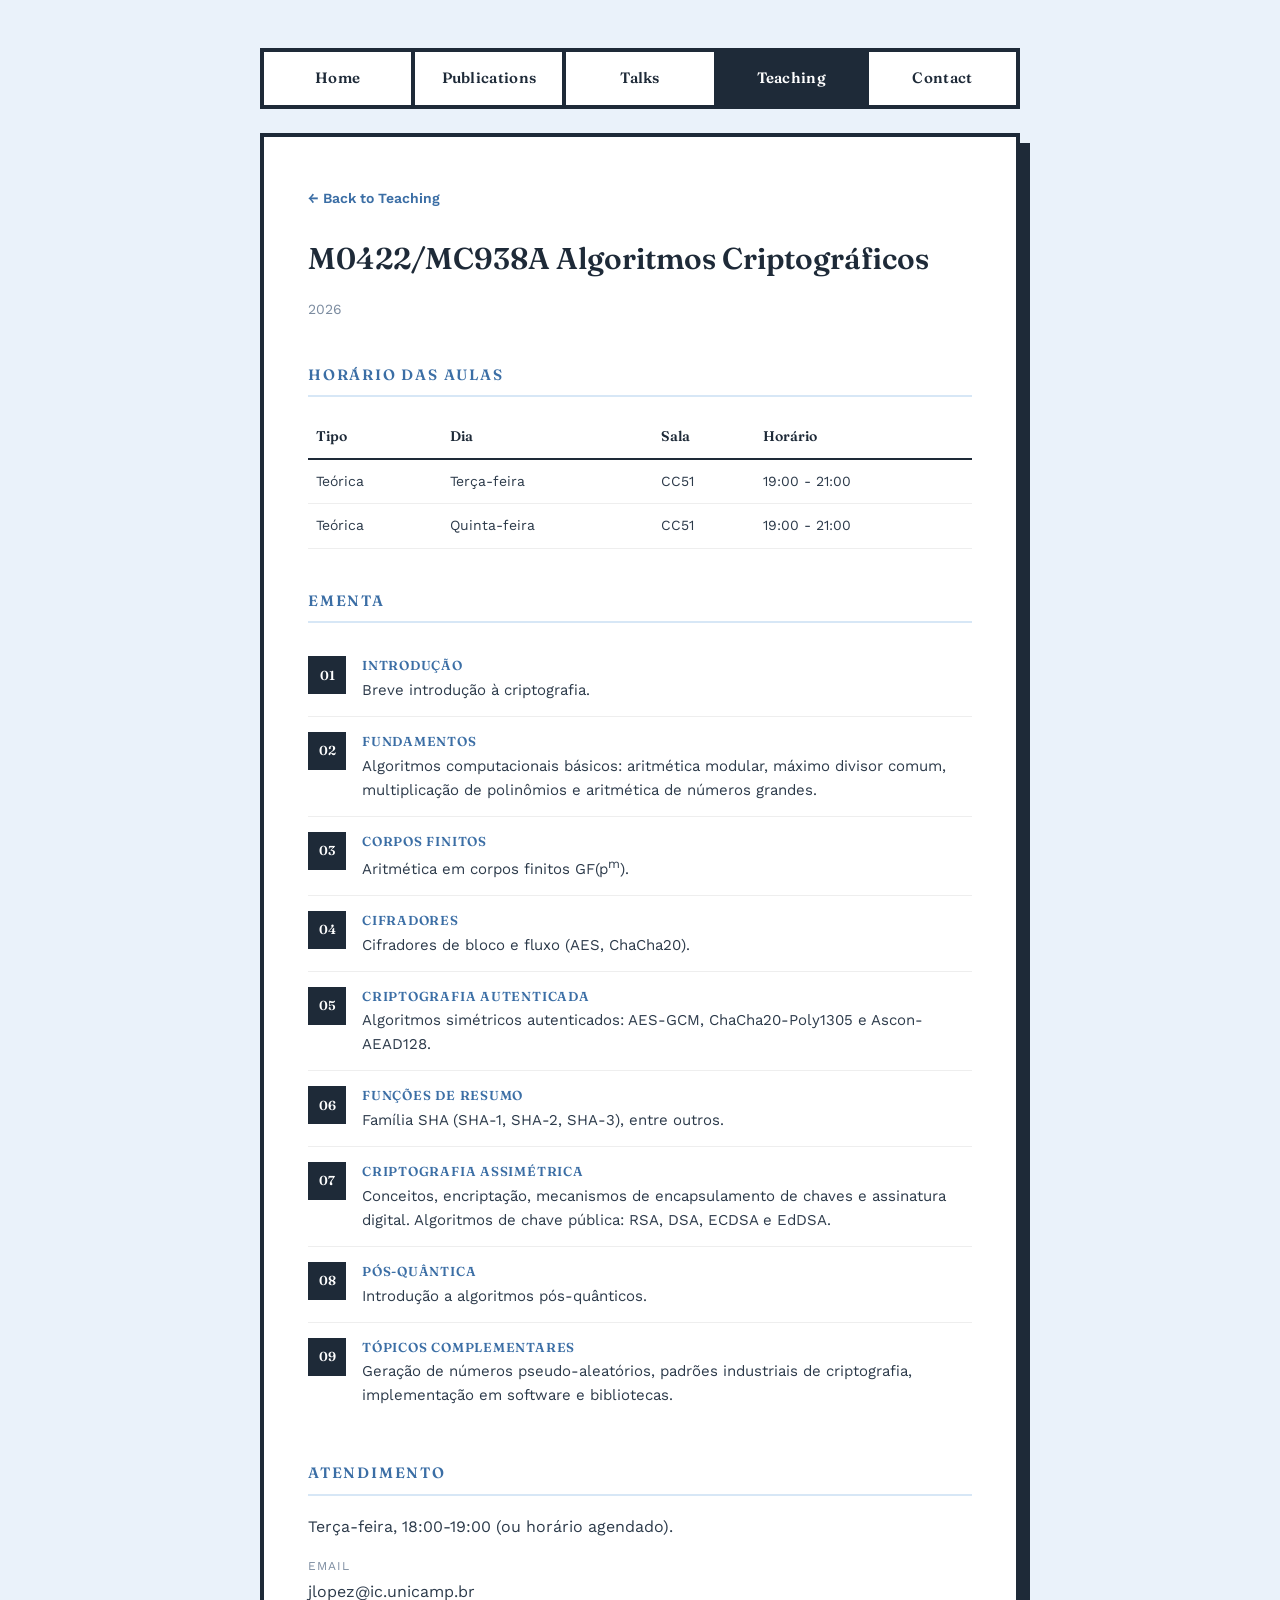
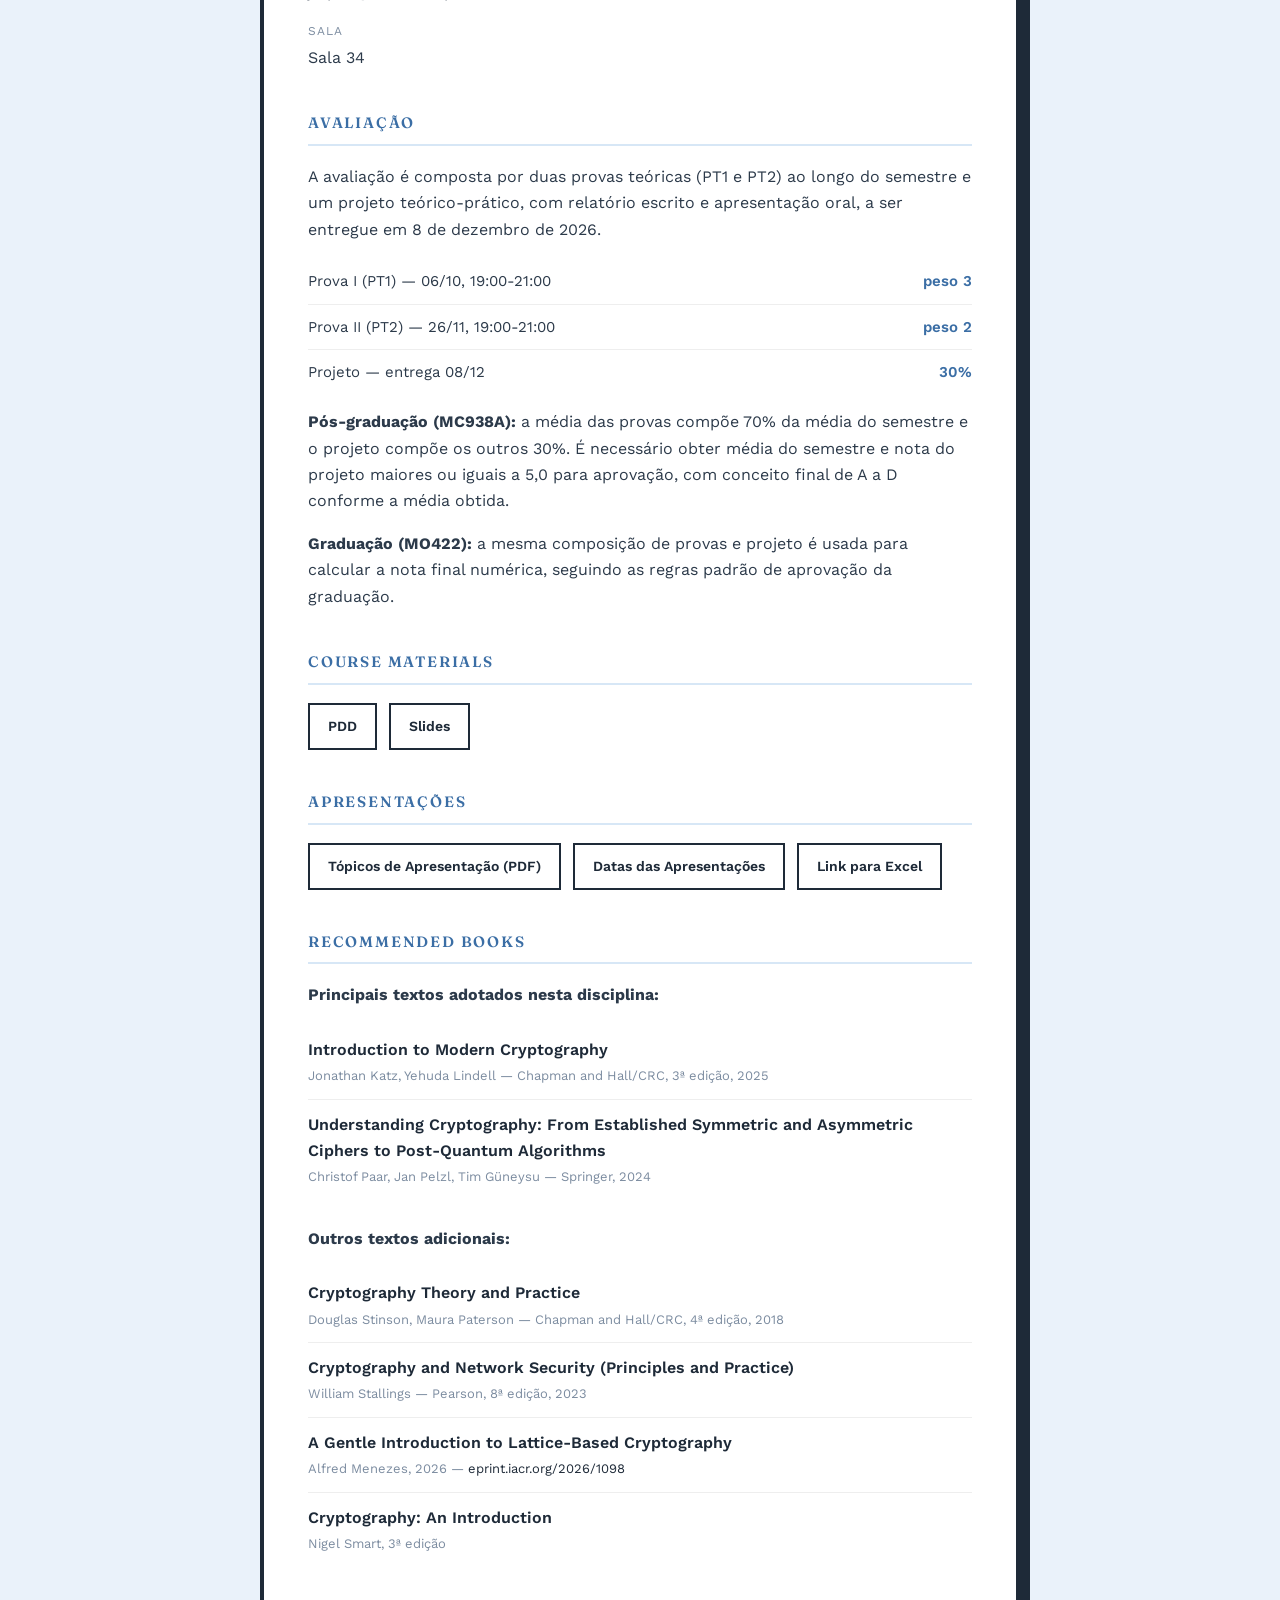
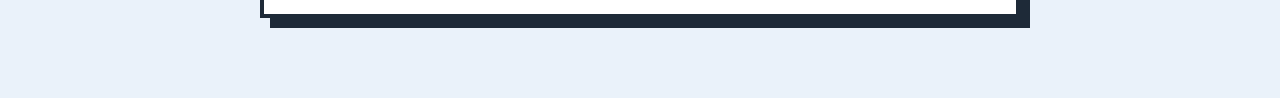
<file: courses/M0422/index.html>
<!DOCTYPE html>
<html lang="pt-br">
<head>
  <meta charset="UTF-8">
  <meta name="viewport" content="width=device-width, initial-scale=1.0">
  <title>M0422 — Julio López</title>

  <link rel="preconnect" href="https://fonts.googleapis.com">
  <link href="https://fonts.googleapis.com/css2?family=Fraunces:wght@500;600;700&family=Work+Sans:wght@400;500;600&display=swap" rel="stylesheet">

  <link rel="stylesheet" href="../../assets/css/style.css">

  <style>
    .ementa-list {
      list-style: none;
      padding: 0;
      margin: 0;
      counter-reset: ementa-counter;
    }

    .ementa-list li {
      counter-increment: ementa-counter;
      display: flex;
      gap: 16px;
      align-items: flex-start;
      padding: 14px 0;
      border-bottom: 1px solid #eee;
    }

    .ementa-list li:last-child {
      border-bottom: none;
    }

    .ementa-list li::before {
      content: counter(ementa-counter, decimal-leading-zero);
      flex-shrink: 0;
      width: 34px;
      height: 34px;
      display: flex;
      align-items: center;
      justify-content: center;
      font-family: var(--font-display);
      font-weight: 600;
      font-size: 13px;
      color: var(--card-bg);
      background: var(--ink);
      border: 2px solid var(--ink);
      margin-top: 1px;
    }

    .ementa-list .ementa-text {
      font-size: 15px;
      line-height: 1.6;
    }

    .ementa-list .ementa-tag {
      display: block;
      font-family: var(--font-display);
      font-weight: 600;
      font-size: 13px;
      text-transform: uppercase;
      letter-spacing: 0.06em;
      color: var(--accent);
      margin-bottom: 2px;
    }
  </style>
</head>
<body>

  <nav class="top-nav">
    <a href="../../index.html">Home</a>
    <a href="../../publications.html">Publications</a>
    <a href="../../talks.html">Talks</a>
    <a href="../../teaching.html" class="active">Teaching</a>
    <a href="../../contact.html">Contact</a>
  </nav>

  <div class="card">

    <a href="../../teaching.html" class="back-link">← Back to Teaching</a>

    <h1 class="profile-name" style="margin-bottom: 4px;">M0422/MC938A Algoritmos Criptográficos</h1>
    <p class="profile-meta" style="margin-bottom: 30px;">2026</p>

        <section>
      <h2>Horário das Aulas</h2>
      <table class="schedule-table">
        <tr>
          <th>Tipo</th>
          <th>Dia</th>
          <th>Sala</th>
          <th>Horário</th>
        </tr>
        <tr>
          <td>Teórica</td>
          <td>Terça-feira</td>
          <td>CC51</td>
          <td>19:00 - 21:00</td>
        </tr>
        <tr>
          <td>Teórica</td>
          <td>Quinta-feira</td>
          <td>CC51</td>
          <td>19:00 - 21:00</td>
        </tr>
      </table>
    </section>
    
    <section>
      <h2>Ementa</h2>
      <ul class="ementa-list">
        <li>
          <div class="ementa-text">
            <span class="ementa-tag">Introdução</span>
            Breve introdução à criptografia.
          </div>
        </li>
        <li>
          <div class="ementa-text">
            <span class="ementa-tag">Fundamentos</span>
            Algoritmos computacionais básicos: aritmética modular, máximo divisor comum, multiplicação de polinômios e aritmética de números grandes.
          </div>
        </li>
        <li>
          <div class="ementa-text">
            <span class="ementa-tag">Corpos finitos</span>
            Aritmética em corpos finitos GF(p<sup>m</sup>).
          </div>
        </li>
        <li>
          <div class="ementa-text">
            <span class="ementa-tag">Cifradores</span>
            Cifradores de bloco e fluxo (AES, ChaCha20).
          </div>
        </li>
        <li>
          <div class="ementa-text">
            <span class="ementa-tag">Criptografia autenticada</span>
            Algoritmos simétricos autenticados: AES-GCM, ChaCha20-Poly1305 e Ascon-AEAD128.
          </div>
        </li>
        <li>
          <div class="ementa-text">
            <span class="ementa-tag">Funções de resumo</span>
            Família SHA (SHA-1, SHA-2, SHA-3), entre outros.
          </div>
        </li>
        <li>
          <div class="ementa-text">
            <span class="ementa-tag">Criptografia assimétrica</span>
            Conceitos, encriptação, mecanismos de encapsulamento de chaves e assinatura digital. Algoritmos de chave pública: RSA, DSA, ECDSA e EdDSA.
          </div>
        </li>
        <li>
          <div class="ementa-text">
            <span class="ementa-tag">Pós-quântica</span>
            Introdução a algoritmos pós-quânticos.
          </div>
        </li>
        <li>
          <div class="ementa-text">
            <span class="ementa-tag">Tópicos complementares</span>
            Geração de números pseudo-aleatórios, padrões industriais de criptografia, implementação em software e bibliotecas.
          </div>
        </li>
      </ul>
    </section>



    <section>
      <h2>Atendimento</h2>
      <p class="bio-text">Terça-feira, 18:00-19:00 (ou horário agendado).</p>
      <div class="contact-field">
        <div class="contact-label">Email</div>
        <div class="contact-value">jlopez@ic.unicamp.br</div>
      </div>
      <div class="contact-field">
        <div class="contact-label">Sala</div>
        <div class="contact-value">Sala 34</div>
      </div>
    </section>

    <section>
      <h2>Avaliação</h2>
      <p class="bio-text">
        A avaliação é composta por duas provas teóricas (PT1 e PT2) ao longo do semestre e um projeto
        teórico-prático, com relatório escrito e apresentação oral, a ser entregue em 8 de dezembro de 2026.
      </p>
      <ul class="grading-list">
        <li>
          <span>Prova I (PT1) — 06/10, 19:00-21:00</span>
          <span class="grading-weight">peso 3</span>
        </li>
        <li>
          <span>Prova II (PT2) — 26/11, 19:00-21:00</span>
          <span class="grading-weight">peso 2</span>
        </li>
        <li>
          <span>Projeto — entrega 08/12</span>
          <span class="grading-weight">30%</span>
        </li>
      </ul>
      <p class="bio-text" style="margin-top: 14px;">
        <strong>Pós-graduação (MC938A):</strong> a média das provas compõe 70% da média do semestre e o
        projeto compõe os outros 30%. É necessário obter média do semestre e nota do projeto maiores ou
        iguais a 5,0 para aprovação, com conceito final de A a D conforme a média obtida.
      </p>
      <p class="bio-text">
        <strong>Graduação (MO422):</strong> a mesma composição de provas e projeto é usada para calcular a
        nota final numérica, seguindo as regras padrão de aprovação da graduação.
      </p>
    </section>

    <section>
  <h2>Course Materials</h2>
  <div class="resource-links">
    <a href="https://drive.google.com/file/d/1GjkpeFEqnOr3xIIUuOeKSNVQoxFc2pYh/view?usp=sharing" class="resource-link" target="_blank">PDD</a>
     <a href="slidesM0422.html" class="resource-link">Slides</a>
  </div>
</section>

<section>
  <h2>Apresentações</h2>
  <div class="resource-links">
    <a href="index.html" class="resource-link" target="_blank">Tópicos de Apresentação (PDF)</a>
    <a href="index.html" class="resource-link" target="_blank">Datas das Apresentações</a>
    <a href="index.html" class="resource-link" target="_blank">Link para Excel</a>
  </div>
</section>

    <section>
      <h2>Recommended Books</h2>

      <p class="bio-text" style="margin-top: 18px;"><strong>Principais textos adotados nesta disciplina:</strong></p>
      <ul class="textbook-list">
        <li>
          <div class="textbook-title">Introduction to Modern Cryptography</div>
          <div class="textbook-meta">Jonathan Katz, Yehuda Lindell — Chapman and Hall/CRC, 3ª edição, 2025</div>
        </li>
        <li>
          <div class="textbook-title">Understanding Cryptography: From Established Symmetric and Asymmetric Ciphers to Post-Quantum Algorithms</div>
          <div class="textbook-meta">Christof Paar, Jan Pelzl, Tim Güneysu — Springer, 2024</div>
        </li>
      </ul>

      <p class="bio-text" style="margin-top: 26px;"><strong>Outros textos adicionais:</strong></p>
      <ul class="textbook-list">
        <li>
          <div class="textbook-title">Cryptography Theory and Practice</div>
          <div class="textbook-meta">Douglas Stinson, Maura Paterson — Chapman and Hall/CRC, 4ª edição, 2018</div>
        </li>
        <li>
          <div class="textbook-title">Cryptography and Network Security (Principles and Practice)</div>
          <div class="textbook-meta">William Stallings — Pearson, 8ª edição, 2023</div>
        </li>
        <li>
          <div class="textbook-title">A Gentle Introduction to Lattice-Based Cryptography</div>
          <div class="textbook-meta">Alfred Menezes, 2026 — <a href="https://eprint.iacr.org/2026/1098" target="_blank" class="course-link">eprint.iacr.org/2026/1098</a></div>
        </li>
        <li>
          <div class="textbook-title">Cryptography: An Introduction</div>
          <div class="textbook-meta">Nigel Smart, 3ª edição</div>
        </li>
      </ul>
    </section>

  </div>

</body>
</html>
</file>
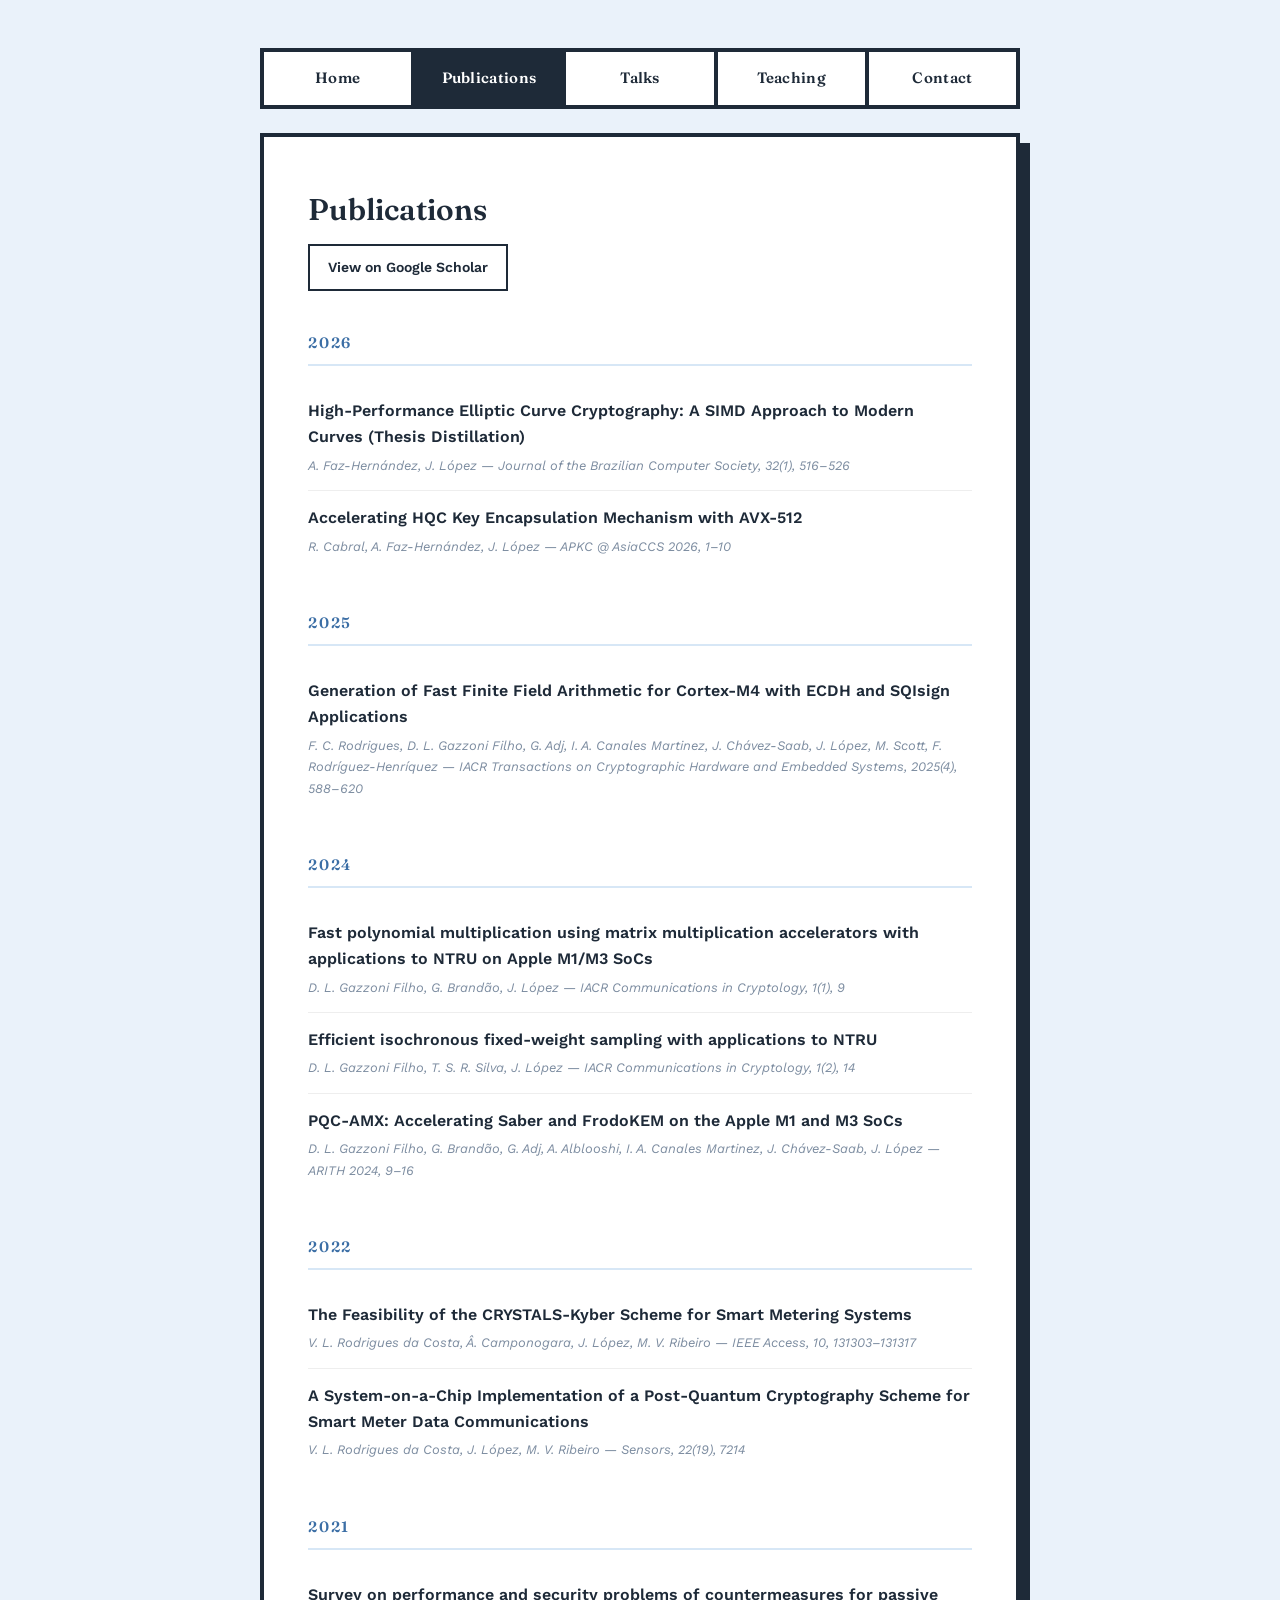
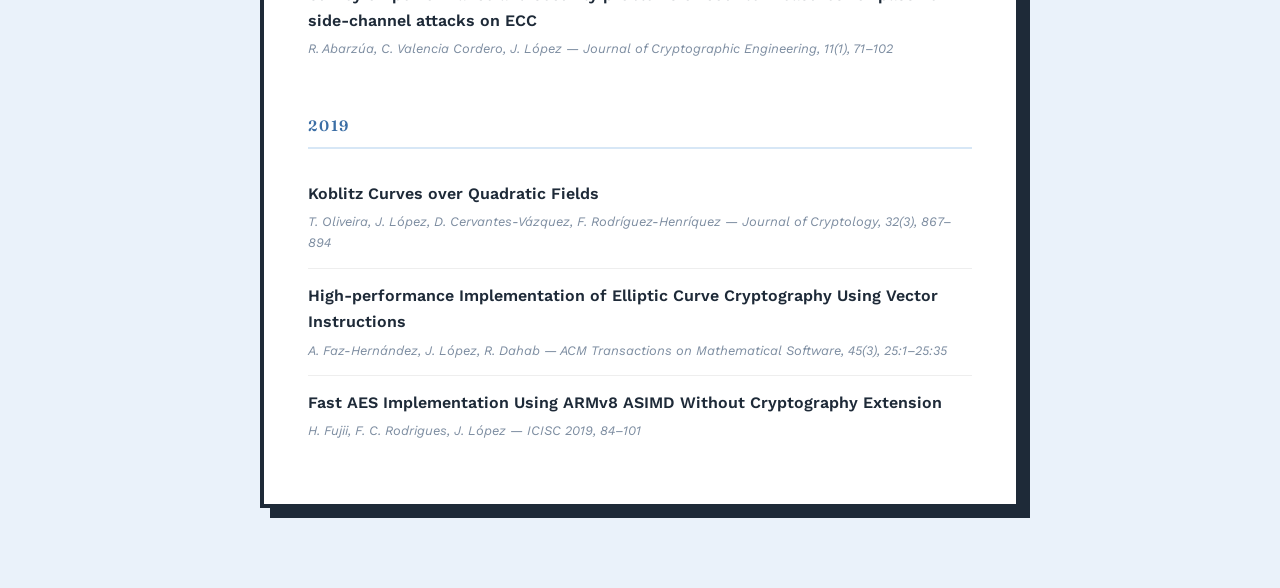
<file: publications.html>
<!DOCTYPE html>
<html lang="en">
<head>
  <meta charset="UTF-8">
  <meta name="viewport" content="width=device-width, initial-scale=1.0">
  <title>Julio López — Publications</title>

  <link rel="preconnect" href="https://fonts.googleapis.com">
  <link href="https://fonts.googleapis.com/css2?family=Fraunces:wght@500;600;700&family=Work+Sans:wght@400;500;600&display=swap" rel="stylesheet">

  <link rel="stylesheet" href="assets/css/style.css">
</head>
<body>

  <nav class="top-nav">
    <a href="index.html">Home</a>
    <a href="publications.html" class="active">Publications</a>
      <a href="talks.html">Talks</a>
    <a href="teaching.html">Teaching</a>
    <a href="contact.html">Contact</a>
  </nav>

  <div class="card">

    <h1 class="profile-name" style="margin-bottom: 10px;">Publications</h1>

    <div class="resource-links" style="margin-bottom: 34px;">
      <a href="https://scholar.google.com/citations?user=syhWFygAAAAJ&hl=en" class="resource-link" target="_blank">View on Google Scholar</a>
    </div>

    <section>
      <h2>2026</h2>
      <div class="pub-item">
        <div class="pub-title">High-Performance Elliptic Curve Cryptography: A SIMD Approach to Modern Curves (Thesis Distillation)</div>
        <div class="pub-venue">A. Faz-Hernández, J. López — Journal of the Brazilian Computer Society, 32(1), 516–526</div>
      </div>
      <div class="pub-item">
        <div class="pub-title">Accelerating HQC Key Encapsulation Mechanism with AVX-512</div>
        <div class="pub-venue">R. Cabral, A. Faz-Hernández, J. López — APKC @ AsiaCCS 2026, 1–10</div>
      </div>
    </section>

    <section>
      <h2>2025</h2>
      <div class="pub-item">
        <div class="pub-title">Generation of Fast Finite Field Arithmetic for Cortex-M4 with ECDH and SQIsign Applications</div>
        <div class="pub-venue">F. C. Rodrigues, D. L. Gazzoni Filho, G. Adj, I. A. Canales Martinez, J. Chávez-Saab, J. López, M. Scott, F. Rodríguez-Henríquez — IACR Transactions on Cryptographic Hardware and Embedded Systems, 2025(4), 588–620</div>
      </div>
    </section>

    <section>
      <h2>2024</h2>
      <div class="pub-item">
        <div class="pub-title">Fast polynomial multiplication using matrix multiplication accelerators with applications to NTRU on Apple M1/M3 SoCs</div>
        <div class="pub-venue">D. L. Gazzoni Filho, G. Brandão, J. López — IACR Communications in Cryptology, 1(1), 9</div>
      </div>
      <div class="pub-item">
        <div class="pub-title">Efficient isochronous fixed-weight sampling with applications to NTRU</div>
        <div class="pub-venue">D. L. Gazzoni Filho, T. S. R. Silva, J. López — IACR Communications in Cryptology, 1(2), 14</div>
      </div>
      <div class="pub-item">
        <div class="pub-title">PQC-AMX: Accelerating Saber and FrodoKEM on the Apple M1 and M3 SoCs</div>
        <div class="pub-venue">D. L. Gazzoni Filho, G. Brandão, G. Adj, A. Alblooshi, I. A. Canales Martinez, J. Chávez-Saab, J. López — ARITH 2024, 9–16</div>
      </div>
    </section>

    <section>
      <h2>2022</h2>
      <div class="pub-item">
        <div class="pub-title">The Feasibility of the CRYSTALS-Kyber Scheme for Smart Metering Systems</div>
        <div class="pub-venue">V. L. Rodrigues da Costa, Â. Camponogara, J. López, M. V. Ribeiro — IEEE Access, 10, 131303–131317</div>
      </div>
      <div class="pub-item">
        <div class="pub-title">A System-on-a-Chip Implementation of a Post-Quantum Cryptography Scheme for Smart Meter Data Communications</div>
        <div class="pub-venue">V. L. Rodrigues da Costa, J. López, M. V. Ribeiro — Sensors, 22(19), 7214</div>
      </div>
    </section>

    <section>
      <h2>2021</h2>
      <div class="pub-item">
        <div class="pub-title">Survey on performance and security problems of countermeasures for passive side-channel attacks on ECC</div>
        <div class="pub-venue">R. Abarzúa, C. Valencia Cordero, J. López — Journal of Cryptographic Engineering, 11(1), 71–102</div>
      </div>
    </section>

    <section>
      <h2>2019</h2>
      <div class="pub-item">
        <div class="pub-title">Koblitz Curves over Quadratic Fields</div>
        <div class="pub-venue">T. Oliveira, J. López, D. Cervantes-Vázquez, F. Rodríguez-Henríquez — Journal of Cryptology, 32(3), 867–894</div>
      </div>
      <div class="pub-item">
        <div class="pub-title">High-performance Implementation of Elliptic Curve Cryptography Using Vector Instructions</div>
        <div class="pub-venue">A. Faz-Hernández, J. López, R. Dahab — ACM Transactions on Mathematical Software, 45(3), 25:1–25:35</div>
      </div>
      <div class="pub-item">
        <div class="pub-title">Fast AES Implementation Using ARMv8 ASIMD Without Cryptography Extension</div>
        <div class="pub-venue">H. Fujii, F. C. Rodrigues, J. López — ICISC 2019, 84–101</div>
      </div>
    </section>

  </div>

</body>
</html>
</file>
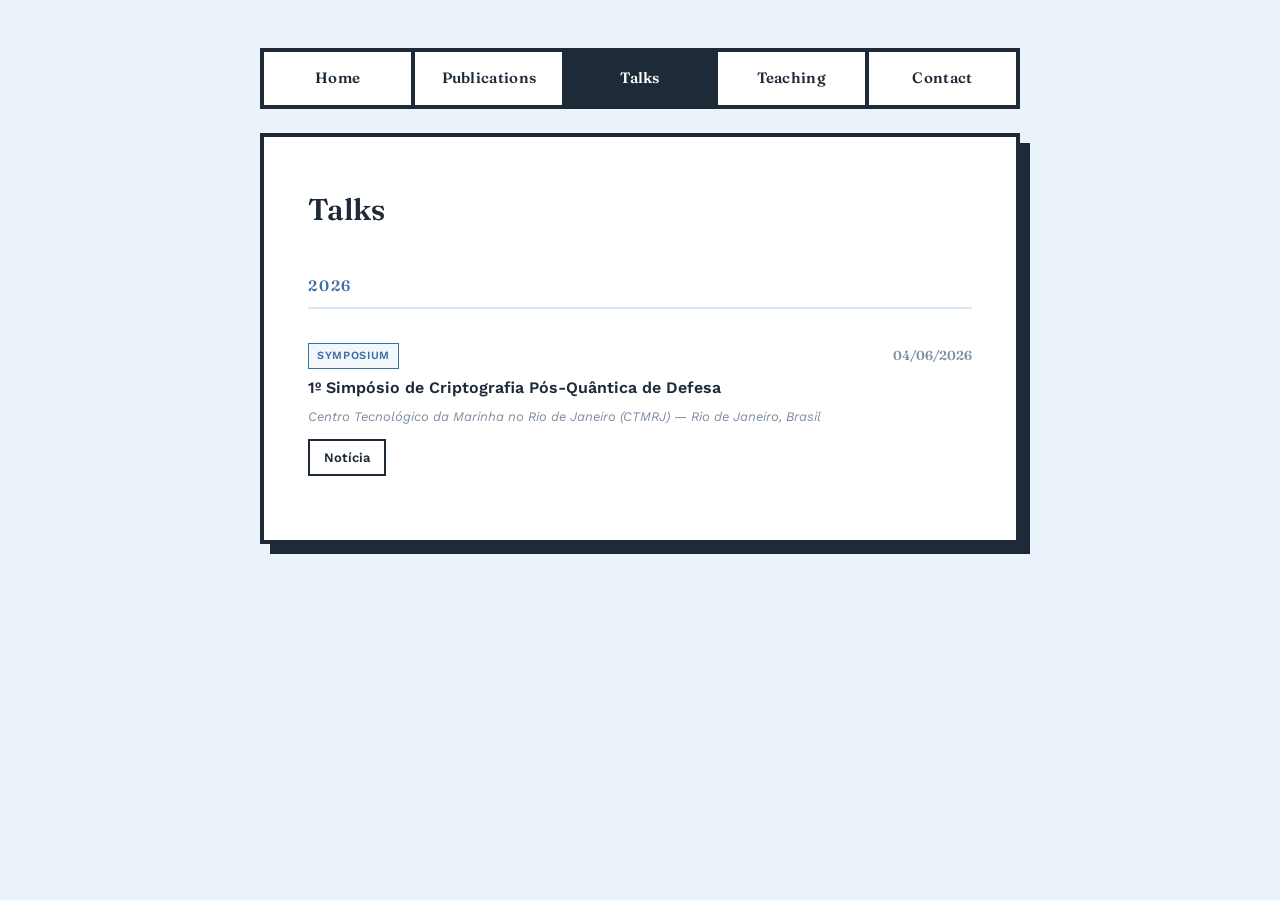
<file: talks.html>
<!DOCTYPE html>
<html lang="en">
<head>
  <meta charset="UTF-8">
  <meta name="viewport" content="width=device-width, initial-scale=1.0">
  <title>Julio López — Talks</title>

  <link rel="preconnect" href="https://fonts.googleapis.com">
  <link href="https://fonts.googleapis.com/css2?family=Fraunces:wght@500;600;700&family=Work+Sans:wght@400;500;600&display=swap" rel="stylesheet">

  <link rel="stylesheet" href="assets/css/style.css">
</head>
<body>

  <nav class="top-nav">
    <a href="index.html">Home</a>
    <a href="publications.html">Publications</a>
    <a href="talks.html" class="active">Talks</a>
    <a href="teaching.html">Teaching</a>
    <a href="contact.html">Contact</a>
  </nav>

  <div class="card">

    <h1 class="profile-name" style="margin-bottom: 30px;">Talks</h1>

    <section>
      <h2>2026</h2>

      <div class="talk-item">
        <div class="talk-header">
          <span class="talk-type">Symposium</span>
          <span class="talk-date">04/06/2026</span>
        </div>
        <div class="talk-title">1º Simpósio de Criptografia Pós-Quântica de Defesa</div>
        <div class="talk-venue">Centro Tecnológico da Marinha no Rio de Janeiro (CTMRJ) — Rio de Janeiro, Brasil</div>
        <div class="talk-links">
          <a href="https://www.defesaemfoco.com.br/marinha-debate-impactos-da-computacao-quantica-na-protecao-de-dados-estrategicos-do-brasil/" class="resource-link small" target="_blank">Notícia</a>
        </div>
      </div>

    </section>


  </div>

</body>
</html>
</file>
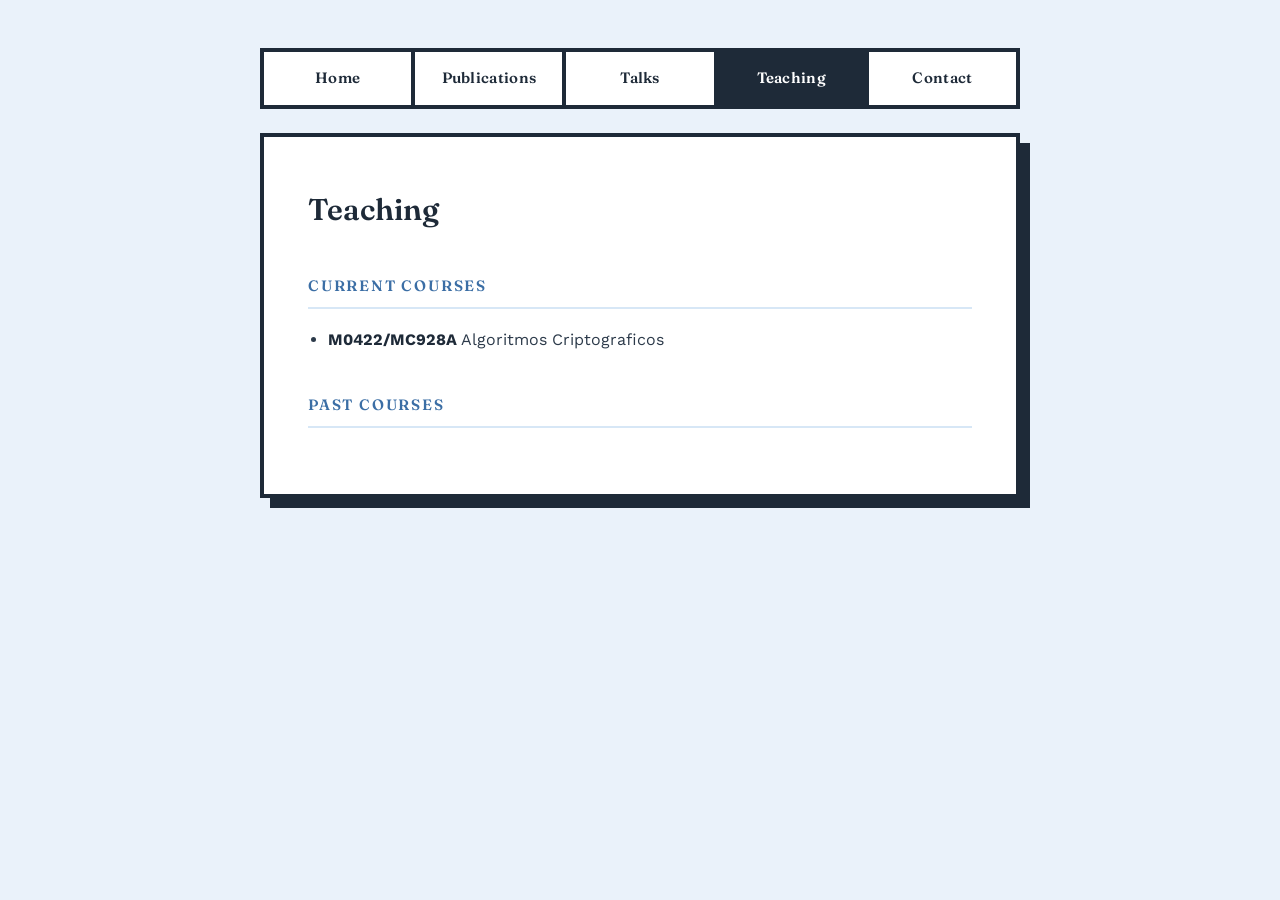
<file: teaching.html>
<!DOCTYPE html>
<html lang="en">
<head>
  <meta charset="UTF-8">
  <meta name="viewport" content="width=device-width, initial-scale=1.0">
  <title>Julio López — Teaching</title>

  <link rel="preconnect" href="https://fonts.googleapis.com">
  <link href="https://fonts.googleapis.com/css2?family=Fraunces:wght@500;600;700&family=Work+Sans:wght@400;500;600&display=swap" rel="stylesheet">

  <link rel="stylesheet" href="assets/css/style.css">
</head>
<body>

  <nav class="top-nav">
    <a href="index.html">Home</a>
    <a href="publications.html">Publications</a>
    <a href="talks.html">Talks</a>
    <a href="teaching.html" class="active">Teaching</a>
    <a href="contact.html">Contact</a>
  </nav>

  <div class="card">

    <h1 class="profile-name" style="margin-bottom: 30px;">Teaching</h1>

    <section>
      <h2>Current Courses</h2>
      <ul class="plain-list">
    <li><a href="courses/M0422/index.html" class="course-link"><strong>M0422/MC928A</strong></a>  Algoritmos Criptograficos</li>
      </ul>
    </section>

    <section>
      <h2>Past Courses</h2>
      <ul class="plain-list">
      </ul>
    </section>

  </div>

</body>
</html>
</file>
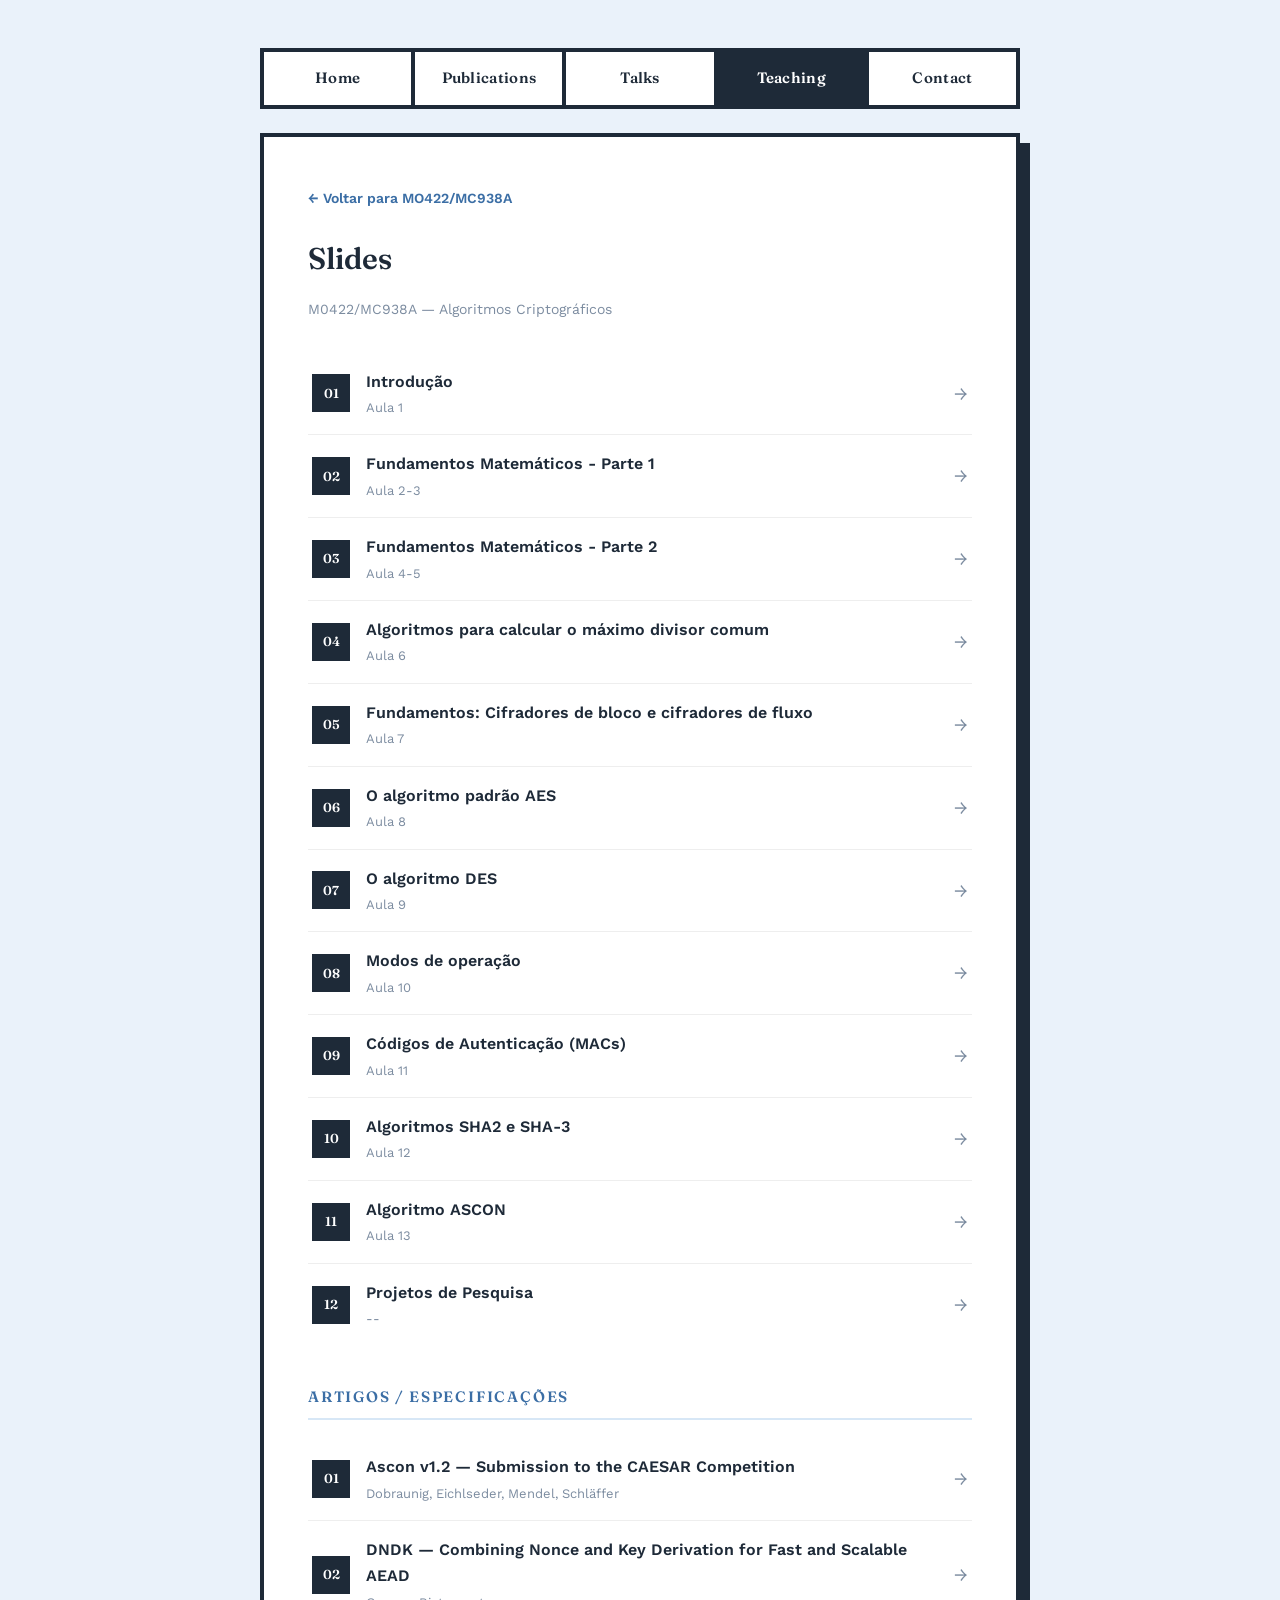
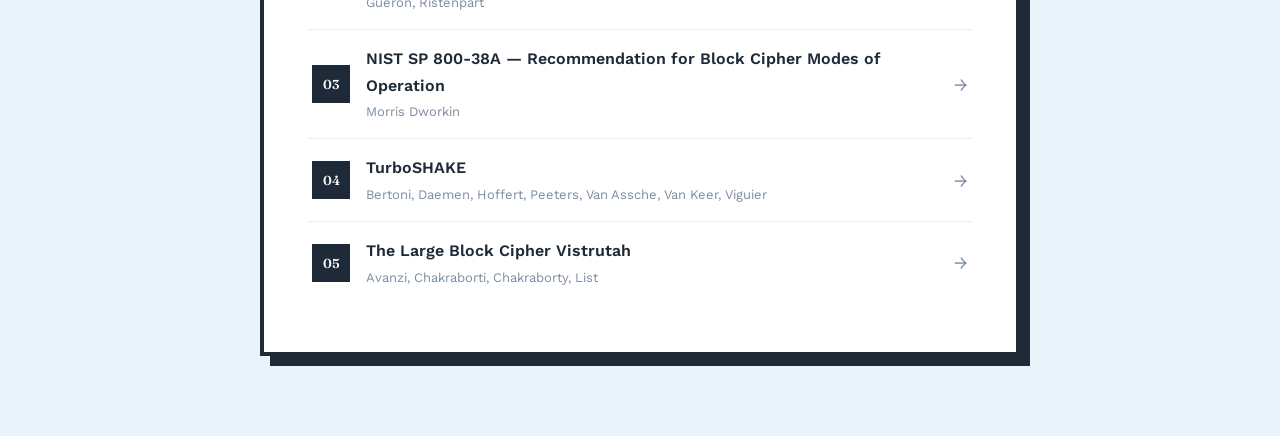
<file: courses/M0422/slidesM0422.html>
<!DOCTYPE html>
<html lang="pt-br">
<head>
  <meta charset="UTF-8">
  <meta name="viewport" content="width=device-width, initial-scale=1.0">
  <title>Slides — M0422/MC938A</title>

  <link rel="preconnect" href="https://fonts.googleapis.com">
  <link href="https://fonts.googleapis.com/css2?family=Fraunces:wght@500;600;700&family=Work+Sans:wght@400;500;600&display=swap" rel="stylesheet">

  <link rel="stylesheet" href="../../assets/css/style.css">
</head>
<body>

  <nav class="top-nav">
    <a href="../../index.html">Home</a>
    <a href="../../publications.html">Publications</a>
    <a href="../../talks.html">Talks</a>
    <a href="../../teaching.html" class="active">Teaching</a>
    <a href="../../contact.html">Contact</a>
  </nav>

  <div class="card">

    <a href="index.html" class="back-link">← Voltar para MO422/MC938A</a>

    <h1 class="profile-name" style="margin-bottom: 4px;">Slides</h1>
    <p class="profile-meta" style="margin-bottom: 30px;">M0422/MC938A — Algoritmos Criptográficos</p>

    <section style="margin-top: 0;">
      <ul class="slide-list">
        <li class="slide-item">
          <a href="https://drive.google.com/file/d/1wn4YWdB_KVj97lP1MbDuVboiZ5oxPoPC/view?usp=sharing" target="_blank">
            <div class="slide-info">
              <div class="slide-name">Introdução</div>
              <div class="slide-meta">Aula 1</div>
            </div>
            <span class="slide-arrow">→</span>
          </a>
        </li>


        <li class="slide-item">
          <a href="https://drive.google.com/file/d/1CDLa2UQBAl808aCyshPX8EMHZ5U1CuUG/view?usp=sharing" target="_blank">
            <div class="slide-info">
              <div class="slide-name">Fundamentos Matemáticos - Parte 1</div>
              <div class="slide-meta">Aula 2-3</div>
            </div>
            <span class="slide-arrow">→</span>
          </a>
        </li>

        


                <li class="slide-item">
                <a href ="https://drive.google.com/file/d/16CWKVm-5lBrBFZbnAHyzqA7jJ4Pf5FOH/view?usp=sharing" target="_blank">
            <div class="slide-info">
              <div class="slide-name">Fundamentos Matemáticos - Parte 2</div>
              <div class="slide-meta">Aula 4-5</div>
            </div>
            <span class="slide-arrow">→</span>
          </a>
        </li>

<li class="slide-item">
                <a href ="https://drive.google.com/file/d/1qLjY14XNGNZY-qf5fOJW4zntLj6bQe3d/view?usp=sharing" target="_blank">
            <div class="slide-info">
              <div class="slide-name">Algoritmos para calcular o máximo divisor comum</div>
              <div class="slide-meta">Aula 6</div>
            </div>
            <span class="slide-arrow">→</span>
          </a>
        </li>

        <li class="slide-item">
                <a href ="https://drive.google.com/file/d/1qXvuxb7c4OYMYvxEKC--XQBbC0qg_y2t/view?usp=sharing" target="_blank">
            <div class="slide-info">
              <div class="slide-name"> Fundamentos: Cifradores de bloco e cifradores de fluxo</div>
              <div class="slide-meta">Aula 7</div>
            </div>
            <span class="slide-arrow">→</span>
          </a>
        </li>


        <li class="slide-item">
                <a href ="https://drive.google.com/file/d/1fYdVD1mcpq0UIqXUrG0KiI7Dc2iZwSBs/view?usp=sharing" target="_blank">
            <div class="slide-info">
              <div class="slide-name">O algoritmo padrão AES</div>
              <div class="slide-meta">Aula 8</div>
            </div>
            <span class="slide-arrow">→</span>
          </a>
        </li>

        <li class="slide-item">
                <a href ="https://drive.google.com/file/d/1yWEVZ1jqoOgRMHNPq6vy9om0t4wEZscX/view?usp=sharing" target="_blank">
            <div class="slide-info">
              <div class="slide-name">O algoritmo  DES</div>
              <div class="slide-meta">Aula 9</div>
            </div>
            <span class="slide-arrow">→</span>
          </a>
        </li>

        <li class="slide-item">
                <a href ="https://drive.google.com/file/d/1ZygE0Wd0Gp8GmgnVhmIaYklaaAVRpiTe/view?usp=sharing" target="_blank">
            <div class="slide-info">
              <div class="slide-name">Modos de operação</div>
              <div class="slide-meta">Aula 10 </div>
            </div>
            <span class="slide-arrow">→</span>
          </a>
        </li>

        <li class="slide-item">
                <a href ="https://drive.google.com/file/d/1R8hkgO6sC7WAQFO2e99MZNwm5dBxEmEE/view?usp=sharing" target="_blank">
            <div class="slide-info">
              <div class="slide-name">Códigos de Autenticação (MACs)</div>
              <div class="slide-meta">Aula 11 </div>
            </div>
            <span class="slide-arrow">→</span>
          </a>
        </li>

        

        <li class="slide-item">
          <a href ="https://drive.google.com/file/d/1XlxOSlVP-2KJ2E80LihEYigpHWl80qbm/view?usp=sharing" target="_blank">
            <div class="slide-info">
              <div class="slide-name">Algoritmos SHA2 e SHA-3</div>
              <div class="slide-meta">Aula 12 </div>
            </div>
            <span class="slide-arrow">→</span>
          </a>
        </li>

        <li class="slide-item">
                <a href ="https://drive.google.com/file/d/1eNh5qFViVXnWWMgOzvJuTf7fxYrDAOyr/view?usp=sharing
        " target="_blank">
            <div class="slide-info">
              <div class="slide-name">Algoritmo ASCON</div>
              <div class="slide-meta">Aula 13 </div>
            </div>
            <span class="slide-arrow">→</span>
          </a>
        </li>

        <li class="slide-item">
          <a href ="https://drive.google.com/file/d/1gPUY5sXP4iozLR3YqCoU3tTiUO6Xtd7R/view?usp=sharing" target="_blank">
            <div class="slide-info">
              <div class="slide-name">Projetos de Pesquisa</div>
              <div class="slide-meta"> --</div>
            </div>
            <span class="slide-arrow">→</span>
          </a>
        </li>




      </ul>
    </section>

    <section>
      <h2>Artigos / Especificações</h2>
      <ul class="slide-list">
        <li class="slide-item">
          <a href="https://drive.google.com/file/d/1UmKxaH2_p3gNKOseR4ai-QlxNnIE9tYG/view?usp=sharing" target="_blank">
            <div class="slide-info">
              <div class="slide-name">Ascon v1.2 — Submission to the CAESAR Competition</div>
              <div class="slide-meta">Dobraunig, Eichlseder, Mendel, Schläffer</div>
            </div>
            <span class="slide-arrow">→</span>
          </a>
        </li>
        <li class="slide-item">
          <a href="https://drive.google.com/file/d/1d8hnKU2IamMjjoBpJffGVb-aRw5TRWK5/view?usp=sharing" target="_blank">
            <div class="slide-info">
              <div class="slide-name">DNDK — Combining Nonce and Key Derivation for Fast and Scalable AEAD</div>
              <div class="slide-meta">Gueron, Ristenpart</div>
            </div>
            <span class="slide-arrow">→</span>
          </a>
        </li>
        <li class="slide-item">
          <a href="https://drive.google.com/file/d/1JzPnNM_epsgc8JjxsfVYKIbK670HkYWP/view?usp=sharing" target="_blank">
            <div class="slide-info">
              <div class="slide-name">NIST SP 800-38A — Recommendation for Block Cipher Modes of Operation</div>
              <div class="slide-meta">Morris Dworkin</div>
            </div>
            <span class="slide-arrow">→</span>
          </a>
        </li>
        <li class="slide-item">
          <a href="https://drive.google.com/file/d/1rGR3qj4l4AT8ARaRUBudmRlRW3tpAyVk/view?usp=sharing" target="_blank">
            <div class="slide-info">
              <div class="slide-name">TurboSHAKE</div>
              <div class="slide-meta">Bertoni, Daemen, Hoffert, Peeters, Van Assche, Van Keer, Viguier</div>
            </div>
            <span class="slide-arrow">→</span>
          </a>
        </li>
        <li class="slide-item">
          <a href="https://drive.google.com/file/d/1LIJZEoM-4ct8qXFjArV_l-OPrUV9FgjP/view?usp=sharing" target="_blank">
            <div class="slide-info">
              <div class="slide-name">The Large Block Cipher Vistrutah</div>
              <div class="slide-meta">Avanzi, Chakraborti, Chakraborty, List</div>
            </div>
            <span class="slide-arrow">→</span>
          </a>
        </li>
      </ul>
    </section>

  </div>

</body>
</html>
</file>
<file: assets/css/style.css>
:root {
  --bg-page: #EAF2FA;
  --bg-page-soft: #D7E7F6;
  --ink: #1E2A38;
  --text: #2C3A4A;
  --muted: #7C8CA0;
  --card-bg: #FFFFFF;
  --accent: #3B6EA5;
  --chip-bg: #F2F7FC;

  --font-display: 'Fraunces', Georgia, serif;
  --font-body: 'Work Sans', -apple-system, sans-serif;

  --border-width: 4px;
  --shadow-offset: 10px;
}

* {
  box-sizing: border-box;
}

html, body {
  margin: 0;
  padding: 0;
}

body {
  font-family: var(--font-body);
  color: var(--text);
  line-height: 1.65;
  background-color: var(--bg-page);
  min-height: 100vh;
  padding: 48px 20px 80px;
}

.top-nav {
  max-width: 760px;
  margin: 0 auto 24px;
  display: flex;
  border: var(--border-width) solid var(--ink);
  background: var(--card-bg);
}

.top-nav a {
  flex: 1;
  text-align: center;
  font-family: var(--font-display);
  font-weight: 600;
  font-size: 15px;
  text-decoration: none;
  color: var(--ink);
  background: var(--card-bg);
  padding: 14px 10px;
  letter-spacing: 0.02em;
  border-right: var(--border-width) solid var(--ink);
  transition: background 0.15s ease, color 0.15s ease;
}

.top-nav a:last-child {
  border-right: none;
}

.top-nav a:hover {
  background: var(--bg-page-soft);
}

.top-nav a.active {
  background: var(--ink);
  color: var(--card-bg);
}

.card {
  max-width: 760px;
  margin: 0 auto;
  background: var(--card-bg);
  border: var(--border-width) solid var(--ink);
  box-shadow: var(--shadow-offset) var(--shadow-offset) 0 var(--ink);
  padding: 48px 44px;
}

@media (max-width: 600px) {
  .card { padding: 32px 24px; }
  :root { --shadow-offset: 6px; }
}

.profile-block {
  display: flex;
  gap: 28px;
  align-items: center;
  margin-bottom: 36px;
  flex-wrap: wrap;
}

.profile-block img {
  width: 128px;
  height: 128px;
  object-fit: cover;
  border: var(--border-width) solid var(--ink);
  flex-shrink: 0;
}

.profile-name {
  font-family: var(--font-display);
  font-size: 30px;
  font-weight: 600;
  margin: 0 0 8px 0;
  color: var(--ink);
}

.profile-meta {
  font-size: 14px;
  color: var(--muted);
  line-height: 1.8;
}

.profile-meta a {
  color: var(--accent);
  text-decoration: none;
}

.profile-meta a:hover {
  text-decoration: underline;
}

section {
  margin-top: 40px;
}

section h2 {
  font-family: var(--font-display);
  font-size: 15px;
  font-weight: 600;
  text-transform: uppercase;
  letter-spacing: 0.12em;
  color: var(--accent);
  border-bottom: 2px solid var(--bg-page-soft);
  padding-bottom: 8px;
  margin: 0 0 18px 0;
}

.bio-text p {
  margin: 0 0 14px 0;
}

.chip-list {
  display: flex;
  flex-wrap: wrap;
  gap: 10px;
}

.chip {
  font-size: 14px;
  font-weight: 500;
  color: var(--ink);
  background: var(--chip-bg);
  border: 2px solid var(--ink);
  padding: 8px 16px;
  cursor: default;
  transition: transform 0.2s ease, background 0.2s ease, box-shadow 0.2s ease;
}

.chip:hover {
  transform: scale(1.12);
  background: var(--bg-page);
  box-shadow: 3px 3px 0 var(--ink);
}

.awards-list {
  list-style: none;
  padding: 0;
  margin: 0;
}

.awards-list li {
  display: flex;
  gap: 14px;
  padding: 10px 0;
  border-bottom: 1px solid #eee;
  font-size: 15px;
}

.awards-list li:last-child {
  border-bottom: none;
}

.award-year {
  font-family: var(--font-display);
  font-weight: 600;
  color: var(--accent);
  flex-shrink: 0;
  width: 52px;
}

.pub-item {
  padding: 14px 0;
  border-bottom: 1px solid #eee;
}

.pub-item:last-child {
  border-bottom: none;
}

.pub-title {
  font-weight: 600;
  color: var(--ink);
  margin-bottom: 4px;
}

.pub-venue {
  font-size: 13px;
  color: var(--muted);
  font-style: italic;
}

.see-more {
  display: inline-block;
  margin-top: 18px;
  font-weight: 600;
  color: var(--accent);
  text-decoration: none;
  border-bottom: 2px solid var(--accent);
  padding-bottom: 2px;
}

.see-more:hover {
  color: var(--ink);
  border-color: var(--ink);
}

.plain-list {
  padding-left: 20px;
  margin: 0;
}

.plain-list li {
  margin-bottom: 10px;
}

.course-link {
  color: var(--ink);
  text-decoration: none;
  border-bottom: 1px solid transparent;
}

.course-link:hover {
  color: var(--accent);
  border-bottom-color: var(--accent);
}

.back-link {
  display: inline-block;
  margin-bottom: 24px;
  font-size: 14px;
  font-weight: 600;
  color: var(--accent);
  text-decoration: none;
}

.back-link:hover {
  color: var(--ink);
}

.schedule-table {
  width: 100%;
  border-collapse: collapse;
  margin-top: 4px;
}

.schedule-table th,
.schedule-table td {
  text-align: left;
  padding: 10px 8px;
  border-bottom: 1px solid #eee;
  font-size: 14px;
}

.schedule-table th {
  font-family: var(--font-display);
  font-weight: 600;
  color: var(--ink);
  border-bottom: 2px solid var(--ink);
}

.grading-list {
  list-style: none;
  padding: 0;
  margin: 0;
}

.grading-list li {
  display: flex;
  justify-content: space-between;
  padding: 10px 0;
  border-bottom: 1px solid #eee;
  font-size: 15px;
}

.grading-list li:last-child {
  border-bottom: none;
}

.grading-weight {
  font-weight: 600;
  color: var(--accent);
}

.resource-links {
  display: flex;
  gap: 12px;
  flex-wrap: wrap;
}

.resource-link {
  display: inline-block;
  font-weight: 600;
  font-size: 14px;
  color: var(--ink);
  background: var(--card-bg);
  border: 2px solid var(--ink);
  padding: 10px 18px;
  text-decoration: none;
  transition: background 0.15s ease, color 0.15s ease;
}

.resource-link:hover {
  background: var(--ink);
  color: var(--card-bg);
}

.resource-link.primary {
  background: var(--ink);
  color: var(--card-bg);
}

.resource-link.primary:hover {
  background: var(--accent);
  border-color: var(--accent);
}

.textbook-list {
  list-style: none;
  padding: 0;
  margin: 0;
}

.textbook-list li {
  padding: 12px 0;
  border-bottom: 1px solid #eee;
}

.textbook-list li:last-child {
  border-bottom: none;
}

.textbook-title {
  font-weight: 600;
  color: var(--ink);
}

.textbook-meta {
  font-size: 13px;
  color: var(--muted);
  margin-top: 2px;
}

.talk-item {
  padding: 16px 0;
  border-bottom: 1px solid #eee;
}

.talk-item:last-child {
  border-bottom: none;
}

.talk-header {
  display: flex;
  justify-content: space-between;
  align-items: center;
  margin-bottom: 6px;
}

.talk-type {
  font-size: 11px;
  font-weight: 600;
  text-transform: uppercase;
  letter-spacing: 0.06em;
  color: var(--accent);
  background: var(--chip-bg);
  border: 1px solid var(--accent);
  padding: 3px 8px;
}

.talk-date {
  font-size: 13px;
  color: var(--muted);
  font-family: var(--font-display);
  font-weight: 600;
}

.talk-title {
  font-weight: 600;
  color: var(--ink);
  margin-bottom: 4px;
}

.talk-venue {
  font-size: 13px;
  color: var(--muted);
  font-style: italic;
  margin-bottom: 12px;
}

.talk-links {
  display: flex;
  gap: 10px;
  flex-wrap: wrap;
}

.resource-link.small {
  padding: 6px 14px;
  font-size: 13px;
}

.student-group {
  margin-bottom: 22px;
}

.student-group:last-child {
  margin-bottom: 0;
}

.student-group h3 {
  font-family: var(--font-display);
  font-size: 15px;
  font-weight: 600;
  color: var(--ink);
  margin: 0 0 8px 0;
}

.student-list {
  list-style: none;
  padding: 0;
  margin: 0;
}

.student-list li {
  display: flex;
  justify-content: space-between;
  align-items: baseline;
  gap: 12px;
  padding: 8px 0;
  border-bottom: 1px solid #eee;
  font-size: 15px;
}

.student-list li:last-child {
  border-bottom: none;
}

.student-name {
  font-weight: 600;
  color: var(--ink);
  flex-shrink: 0;
}

.student-meta {
  font-size: 13px;
  color: var(--muted);
  text-align: right;
}

.contact-field {
  margin-bottom: 16px;
}

.contact-label {
  font-size: 12px;
  text-transform: uppercase;
  letter-spacing: 0.08em;
  color: var(--muted);
  margin-bottom: 3px;
}

.contact-value a {
  color: var(--accent);
  text-decoration: none;
}

.contact-value a:hover {
  text-decoration: underline;
}

/* --- Ementa (lista numerada com tags) --- */

.ementa-list {
  list-style: none;
  padding: 0;
  margin: 0;
  counter-reset: ementa-counter;
}

.ementa-list li {
  counter-increment: ementa-counter;
  display: flex;
  gap: 16px;
  align-items: flex-start;
  padding: 14px 0;
  border-bottom: 1px solid #eee;
}

.ementa-list li:last-child {
  border-bottom: none;
}

.ementa-list li::before {
  content: counter(ementa-counter, decimal-leading-zero);
  flex-shrink: 0;
  width: 34px;
  height: 34px;
  display: flex;
  align-items: center;
  justify-content: center;
  font-family: var(--font-display);
  font-weight: 600;
  font-size: 13px;
  color: var(--card-bg);
  background: var(--ink);
  border: 2px solid var(--ink);
  margin-top: 1px;
}

.ementa-list .ementa-text {
  font-size: 15px;
  line-height: 1.6;
}

.ementa-list .ementa-tag {
  display: block;
  font-family: var(--font-display);
  font-weight: 600;
  font-size: 13px;
  text-transform: uppercase;
  letter-spacing: 0.06em;
  color: var(--accent);
  margin-bottom: 2px;
}

/* --- Slides (lista numerada de links) --- */

.slide-list {
  list-style: none;
  padding: 0;
  margin: 0;
  counter-reset: slide-counter;
}

.slide-item {
  counter-increment: slide-counter;
}

.slide-item a {
  display: flex;
  align-items: center;
  gap: 16px;
  padding: 16px 4px;
  border-bottom: 1px solid #eee;
  text-decoration: none;
  color: inherit;
  transition: background 0.15s ease, padding-left 0.15s ease;
}

.slide-item:last-child a {
  border-bottom: none;
}

.slide-item a:hover {
  background: var(--chip-bg);
  padding-left: 12px;
}

.slide-item a::before {
  content: counter(slide-counter, decimal-leading-zero);
  flex-shrink: 0;
  width: 34px;
  height: 34px;
  display: flex;
  align-items: center;
  justify-content: center;
  font-family: var(--font-display);
  font-weight: 600;
  font-size: 13px;
  color: var(--card-bg);
  background: var(--ink);
  border: 2px solid var(--ink);
}

.slide-info {
  flex: 1;
  min-width: 0;
}

.slide-name {
  font-weight: 600;
  color: var(--ink);
  margin-bottom: 2px;
}

.slide-meta {
  font-size: 13px;
  color: var(--muted);
}

.slide-item a:hover .slide-name {
  color: var(--accent);
}

.slide-arrow {
  flex-shrink: 0;
  font-size: 18px;
  color: var(--muted);
}

.slide-item a:hover .slide-arrow {
  color: var(--accent);
}

element::-webkit-scrollbar {
  display: none;
}
</file>
